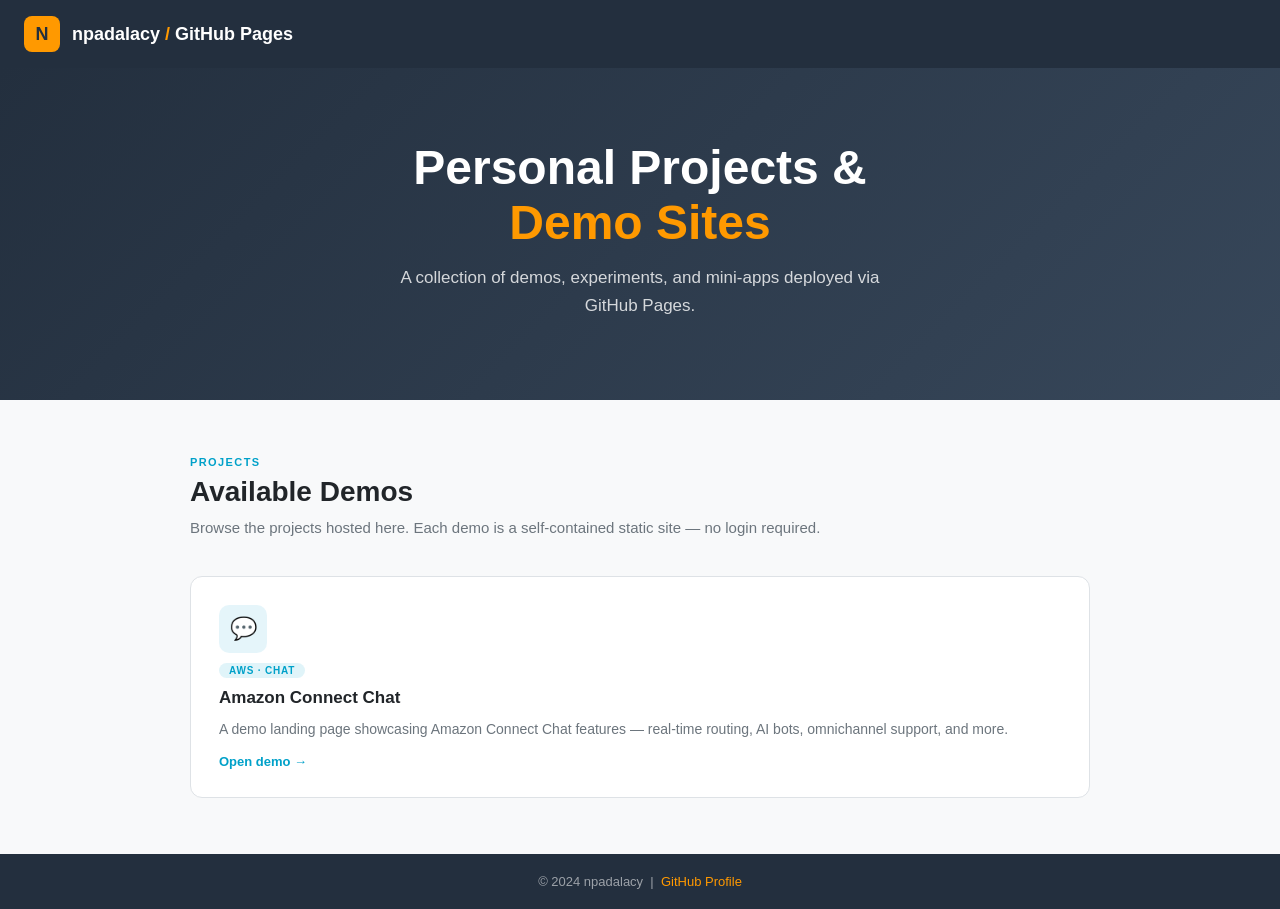
<file: index.html>
<!DOCTYPE html>
<html lang="en">
<head>
  <meta charset="UTF-8" />
  <meta name="viewport" content="width=device-width, initial-scale=1.0" />
  <meta name="description" content="npadalacy GitHub Pages — personal site and project demos." />
  <title>npadalacy — GitHub Pages</title>
  <style>
    *, *::before, *::after { box-sizing: border-box; margin: 0; padding: 0; }
    :root {
      --aws-blue: #232f3e;
      --aws-orange: #ff9900;
      --aws-teal: #00a1c9;
      --white: #fff;
      --light: #f8f9fa;
      --border: #dee2e6;
      --text: #212529;
      --muted: #6c757d;
    }
    body {
      font-family: "Helvetica Neue", Arial, sans-serif;
      background: var(--light);
      color: var(--text);
      min-height: 100vh;
      display: flex;
      flex-direction: column;
    }
    header {
      background: var(--aws-blue);
      padding: 16px 24px;
      display: flex;
      align-items: center;
      gap: 12px;
    }
    .logo-badge {
      width: 36px; height: 36px;
      background: var(--aws-orange);
      border-radius: 8px;
      display: flex; align-items: center; justify-content: center;
      font-weight: 900; font-size: 18px; color: var(--aws-blue);
    }
    header h1 { color: var(--white); font-size: 18px; font-weight: 700; }
    header h1 span { color: var(--aws-orange); }

    .hero {
      background: linear-gradient(135deg, var(--aws-blue) 0%, #37475a 100%);
      color: var(--white);
      text-align: center;
      padding: 72px 24px 80px;
    }
    .hero h2 { font-size: clamp(26px, 5vw, 48px); font-weight: 800; margin-bottom: 14px; }
    .hero h2 span { color: var(--aws-orange); }
    .hero p { font-size: 17px; opacity: .8; max-width: 500px; margin: 0 auto; line-height: 1.65; }

    main { flex: 1; padding: 56px 24px; }
    .container { max-width: 900px; margin: 0 auto; }
    .section-label {
      font-size: 11px; font-weight: 700; letter-spacing: 1.4px;
      text-transform: uppercase; color: var(--aws-teal); margin-bottom: 8px;
    }
    h2.grid-title { font-size: 28px; font-weight: 800; margin-bottom: 8px; }
    .grid-desc { font-size: 15px; color: var(--muted); margin-bottom: 36px; line-height: 1.6; }

    .project-grid {
      display: grid;
      grid-template-columns: repeat(auto-fit, minmax(260px, 1fr));
      gap: 24px;
    }
    .project-card {
      background: var(--white);
      border: 1px solid var(--border);
      border-radius: 12px;
      padding: 28px;
      text-decoration: none;
      color: inherit;
      transition: box-shadow .2s, transform .2s;
      display: flex;
      flex-direction: column;
      gap: 10px;
    }
    .project-card:hover { box-shadow: 0 8px 28px rgba(0,0,0,.1); transform: translateY(-3px); }
    .card-icon {
      width: 48px; height: 48px;
      background: rgba(0,161,201,.1);
      border-radius: 10px;
      display: flex; align-items: center; justify-content: center;
      font-size: 22px;
    }
    .card-badge {
      display: inline-block;
      background: rgba(0,161,201,.12);
      color: var(--aws-teal);
      font-size: 10px; font-weight: 700;
      letter-spacing: .8px; text-transform: uppercase;
      padding: 2px 10px; border-radius: 20px;
      width: fit-content;
    }
    .project-card h3 { font-size: 17px; font-weight: 700; }
    .project-card p { font-size: 14px; color: var(--muted); line-height: 1.6; flex: 1; }
    .card-link { font-size: 13px; color: var(--aws-teal); font-weight: 600; margin-top: 4px; }

    footer {
      background: var(--aws-blue);
      color: rgba(255,255,255,.55);
      text-align: center;
      padding: 20px;
      font-size: 13px;
    }
    footer a { color: var(--aws-orange); text-decoration: none; }
    footer a:hover { text-decoration: underline; }
  </style>
</head>
<body>

  <header>
    <div class="logo-badge">N</div>
    <h1>npadalacy <span>/</span> GitHub Pages</h1>
  </header>

  <section class="hero">
    <h2>Personal Projects &amp;<br><span>Demo Sites</span></h2>
    <p>A collection of demos, experiments, and mini-apps deployed via GitHub Pages.</p>
  </section>

  <main>
    <div class="container">
      <div class="section-label">Projects</div>
      <h2 class="grid-title">Available Demos</h2>
      <p class="grid-desc">Browse the projects hosted here. Each demo is a self-contained static site — no login required.</p>

      <div class="project-grid">
        <a href="AmazonConnectChat/" class="project-card">
          <div class="card-icon">💬</div>
          <span class="card-badge">AWS · Chat</span>
          <h3>Amazon Connect Chat</h3>
          <p>A demo landing page showcasing Amazon Connect Chat features — real-time routing, AI bots, omnichannel support, and more.</p>
          <span class="card-link">Open demo →</span>
        </a>
      </div>
    </div>
  </main>

  <footer>
    <p>
      &copy; 2024 npadalacy &nbsp;|&nbsp;
      <a href="https://github.com/npadalacy" target="_blank" rel="noopener noreferrer">GitHub Profile</a>
    </p>
  </footer>

</body>
</html>
</file>
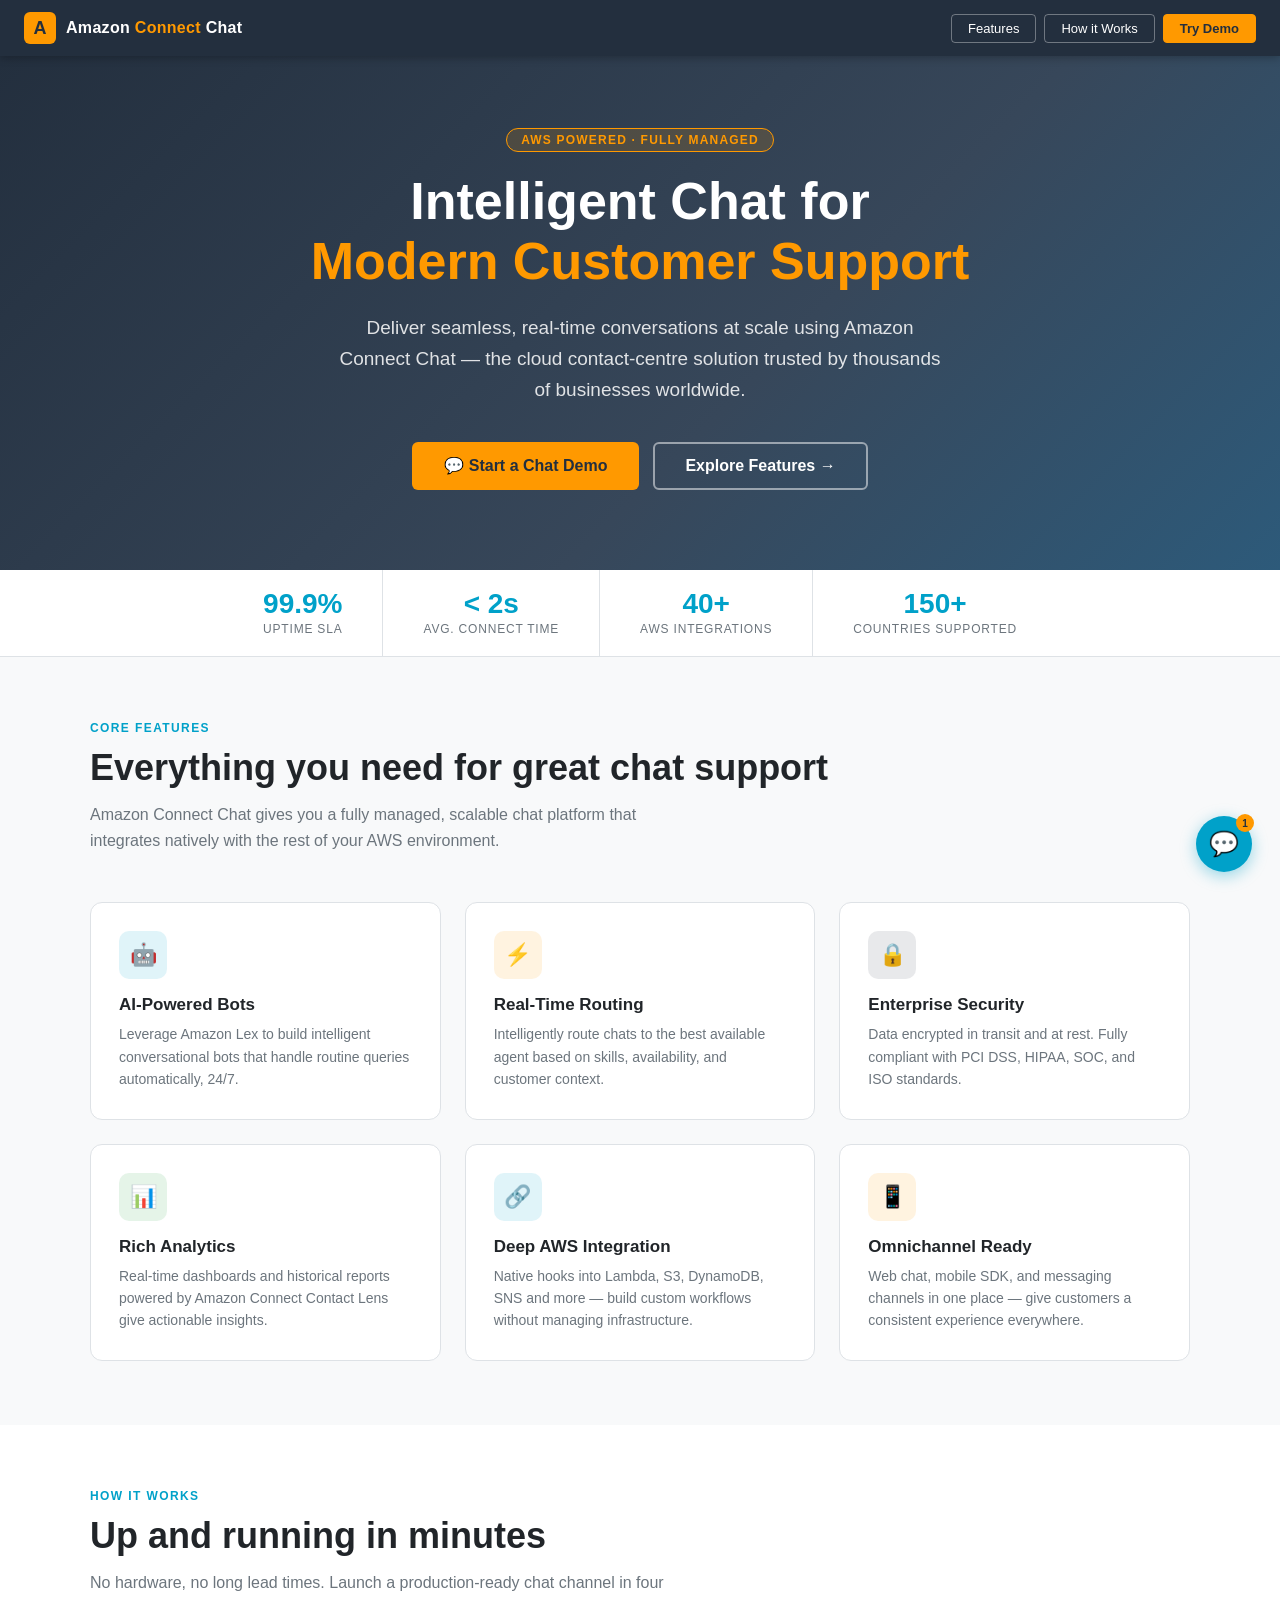
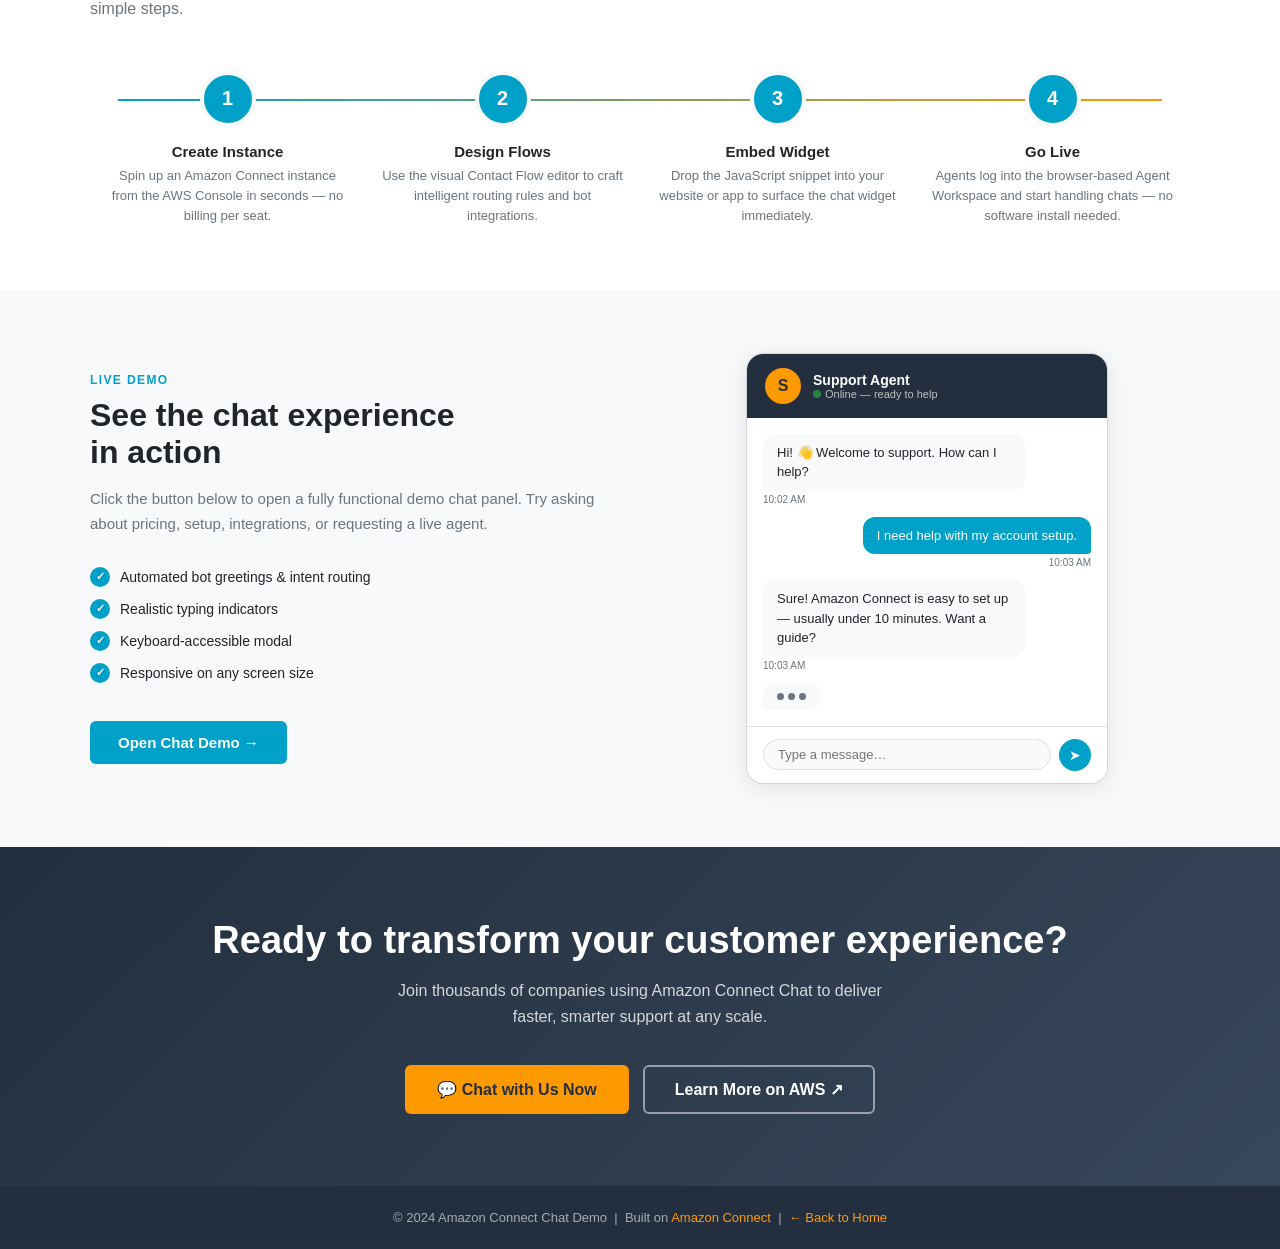
<file: AmazonConnectChat/index.html>
<!DOCTYPE html>
<html lang="en">
<head>
  <meta charset="UTF-8" />
  <meta name="viewport" content="width=device-width, initial-scale=1.0" />
  <meta name="description" content="Amazon Connect Chat — a powerful cloud contact-centre chat solution built on AWS." />
  <title>Amazon Connect Chat</title>
  <link rel="stylesheet" href="assets/css/styles.css" />
  <!-- Favicon fallback using a data-URI so no external request is needed -->
  <link rel="icon" href="data:image/svg+xml,<svg xmlns='http://www.w3.org/2000/svg' viewBox='0 0 32 32'><rect width='32' height='32' rx='6' fill='%23ff9900'/><text x='50%25' y='55%25' dominant-baseline='middle' text-anchor='middle' font-size='18' font-weight='900' fill='%23232f3e'>A</text></svg>" />
</head>
<body>

  <!-- ══ Header ══════════════════════════════════════════════ -->
  <header class="site-header">
    <a href="#" class="logo">
      <div class="logo-icon">A</div>
      <span class="logo-text">Amazon <span>Connect</span> Chat</span>
    </a>
    <nav class="header-nav">
      <button class="btn-header" onclick="document.getElementById('features').scrollIntoView({behavior:'smooth'})">Features</button>
      <button class="btn-header" onclick="document.getElementById('how-it-works').scrollIntoView({behavior:'smooth'})">How it Works</button>
      <button class="btn-header primary" data-chat-open>Try Demo</button>
    </nav>
  </header>

  <!-- ══ Hero ════════════════════════════════════════════════ -->
  <section class="hero">
    <div class="hero-badge">AWS Powered · Fully Managed</div>
    <h1>Intelligent Chat for<br><span>Modern Customer Support</span></h1>
    <p>
      Deliver seamless, real-time conversations at scale using Amazon Connect Chat —
      the cloud contact-centre solution trusted by thousands of businesses worldwide.
    </p>
    <div class="hero-actions">
      <button class="btn-hero-primary" data-chat-open>💬 Start a Chat Demo</button>
      <button class="btn-hero-secondary" onclick="document.getElementById('features').scrollIntoView({behavior:'smooth'})">Explore Features →</button>
    </div>
  </section>

  <!-- ══ Stats bar ════════════════════════════════════════════ -->
  <div class="stats-bar">
    <div class="stat-item">
      <div class="stat-number">99.9%</div>
      <div class="stat-label">Uptime SLA</div>
    </div>
    <div class="stat-item">
      <div class="stat-number">&lt; 2s</div>
      <div class="stat-label">Avg. Connect Time</div>
    </div>
    <div class="stat-item">
      <div class="stat-number">40+</div>
      <div class="stat-label">AWS Integrations</div>
    </div>
    <div class="stat-item">
      <div class="stat-number">150+</div>
      <div class="stat-label">Countries Supported</div>
    </div>
  </div>

  <main>

    <!-- ══ Features ══════════════════════════════════════════ -->
    <section class="section" id="features">
      <div class="container">
        <div class="section-tag">Core Features</div>
        <h2 class="section-title">Everything you need for great chat support</h2>
        <p class="section-desc">Amazon Connect Chat gives you a fully managed, scalable chat platform that integrates natively with the rest of your AWS environment.</p>

        <div class="feature-grid">
          <div class="feature-card">
            <div class="feature-icon icon-teal">🤖</div>
            <h3>AI-Powered Bots</h3>
            <p>Leverage Amazon Lex to build intelligent conversational bots that handle routine queries automatically, 24/7.</p>
          </div>
          <div class="feature-card">
            <div class="feature-icon icon-orange">⚡</div>
            <h3>Real-Time Routing</h3>
            <p>Intelligently route chats to the best available agent based on skills, availability, and customer context.</p>
          </div>
          <div class="feature-card">
            <div class="feature-icon icon-blue">🔒</div>
            <h3>Enterprise Security</h3>
            <p>Data encrypted in transit and at rest. Fully compliant with PCI DSS, HIPAA, SOC, and ISO standards.</p>
          </div>
          <div class="feature-card">
            <div class="feature-icon icon-green">📊</div>
            <h3>Rich Analytics</h3>
            <p>Real-time dashboards and historical reports powered by Amazon Connect Contact Lens give actionable insights.</p>
          </div>
          <div class="feature-card">
            <div class="feature-icon icon-teal">🔗</div>
            <h3>Deep AWS Integration</h3>
            <p>Native hooks into Lambda, S3, DynamoDB, SNS and more — build custom workflows without managing infrastructure.</p>
          </div>
          <div class="feature-card">
            <div class="feature-icon icon-orange">📱</div>
            <h3>Omnichannel Ready</h3>
            <p>Web chat, mobile SDK, and messaging channels in one place — give customers a consistent experience everywhere.</p>
          </div>
        </div>
      </div>
    </section>

    <!-- ══ How it works ════════════════════════════════════════ -->
    <section class="section section-alt" id="how-it-works">
      <div class="container">
        <div class="section-tag">How it Works</div>
        <h2 class="section-title">Up and running in minutes</h2>
        <p class="section-desc">No hardware, no long lead times. Launch a production-ready chat channel in four simple steps.</p>

        <div class="steps">
          <div class="step">
            <div class="step-num">1</div>
            <h3>Create Instance</h3>
            <p>Spin up an Amazon Connect instance from the AWS Console in seconds — no billing per seat.</p>
          </div>
          <div class="step">
            <div class="step-num">2</div>
            <h3>Design Flows</h3>
            <p>Use the visual Contact Flow editor to craft intelligent routing rules and bot integrations.</p>
          </div>
          <div class="step">
            <div class="step-num">3</div>
            <h3>Embed Widget</h3>
            <p>Drop the JavaScript snippet into your website or app to surface the chat widget immediately.</p>
          </div>
          <div class="step">
            <div class="step-num">4</div>
            <h3>Go Live</h3>
            <p>Agents log into the browser-based Agent Workspace and start handling chats — no software install needed.</p>
          </div>
        </div>
      </div>
    </section>

    <!-- ══ Demo section ════════════════════════════════════════ -->
    <section class="section" id="demo">
      <div class="container">
        <div class="demo-wrapper">
          <div class="demo-info">
            <div class="section-tag">Live Demo</div>
            <h2>See the chat experience<br>in action</h2>
            <p>
              Click the button below to open a fully functional demo chat panel.
              Try asking about pricing, setup, integrations, or requesting a live agent.
            </p>
            <ul class="demo-features">
              <li>Automated bot greetings &amp; intent routing</li>
              <li>Realistic typing indicators</li>
              <li>Keyboard-accessible modal</li>
              <li>Responsive on any screen size</li>
            </ul>
            <button class="btn-demo" data-chat-open>Open Chat Demo →</button>
          </div>

          <!-- Static preview of the chat widget -->
          <div class="chat-preview" aria-hidden="true">
            <div class="chat-preview-header">
              <div class="agent-avatar">S</div>
              <div class="agent-info">
                <div class="agent-name">Support Agent</div>
                <div class="agent-status"><span class="status-dot"></span>Online — ready to help</div>
              </div>
            </div>
            <div class="chat-preview-body">
              <div class="msg msg-agent">
                <div class="msg-bubble">Hi! 👋 Welcome to support. How can I help?</div>
                <div class="msg-time">10:02 AM</div>
              </div>
              <div class="msg msg-user">
                <div class="msg-bubble">I need help with my account setup.</div>
                <div class="msg-time">10:03 AM</div>
              </div>
              <div class="msg msg-agent">
                <div class="msg-bubble">Sure! Amazon Connect is easy to set up — usually under 10 minutes. Want a guide?</div>
                <div class="msg-time">10:03 AM</div>
              </div>
              <div class="msg msg-agent">
                <div class="typing-indicator">
                  <div class="typing-dot"></div>
                  <div class="typing-dot"></div>
                  <div class="typing-dot"></div>
                </div>
              </div>
            </div>
            <div class="chat-preview-input">
              <input type="text" placeholder="Type a message…" disabled aria-label="Chat input preview" />
              <button class="send-btn" disabled aria-hidden="true">➤</button>
            </div>
          </div>
        </div>
      </div>
    </section>

    <!-- ══ CTA ══════════════════════════════════════════════ -->
    <section class="cta-section">
      <h2>Ready to transform your customer experience?</h2>
      <p>Join thousands of companies using Amazon Connect Chat to deliver faster, smarter support at any scale.</p>
      <div class="hero-actions">
        <button class="btn-hero-primary" data-chat-open>💬 Chat with Us Now</button>
        <a href="https://aws.amazon.com/connect/" class="btn-hero-secondary" style="display:inline-block;text-decoration:none;padding:13px 30px;border:2px solid rgba(255,255,255,.5);border-radius:6px;color:#fff;font-weight:600;" target="_blank" rel="noopener noreferrer">Learn More on AWS ↗</a>
      </div>
    </section>

  </main>

  <!-- ══ Footer ═══════════════════════════════════════════════ -->
  <footer class="site-footer">
    <p>
      &copy; 2024 Amazon Connect Chat Demo &nbsp;|&nbsp;
      Built on <a href="https://aws.amazon.com/connect/" target="_blank" rel="noopener noreferrer">Amazon Connect</a> &nbsp;|&nbsp;
      <a href="/">← Back to Home</a>
    </p>
  </footer>

  <!-- ══ Chat Modal ════════════════════════════════════════════ -->
  <div id="chatModalOverlay" class="modal-overlay" role="dialog" aria-modal="true" aria-label="Amazon Connect Chat Demo">
    <div class="chat-modal">
      <div class="modal-header">
        <div class="agent-avatar">S</div>
        <div class="agent-info">
          <div class="agent-name">Support Agent</div>
          <div class="agent-status"><span class="status-dot"></span>Online — Amazon Connect</div>
        </div>
        <button id="modalClose" class="modal-close" aria-label="Close chat">✕</button>
      </div>
      <div id="modalMessages" class="modal-messages" aria-live="polite"></div>
      <div class="modal-input-row">
        <input id="modalInput" type="text" placeholder="Type a message and press Enter…" aria-label="Chat message input" autocomplete="off" />
        <button id="modalSend" class="modal-send" aria-label="Send message">➤</button>
      </div>
    </div>
  </div>

  <!-- ══ Floating chat button ══════════════════════════════════ -->
  <button id="chatFab" class="chat-fab" aria-label="Open chat">
    💬
    <span class="chat-fab-badge">1</span>
  </button>

  <script src="assets/js/app.js"></script>
</body>
</html>
</file>
<file: AmazonConnectChat/assets/css/styles.css>
/* Amazon Connect Chat – Styles */
*, *::before, *::after { box-sizing: border-box; margin: 0; padding: 0; }

:root {
  --aws-orange: #ff9900;
  --aws-blue: #232f3e;
  --aws-light-blue: #37475a;
  --aws-teal: #00a1c9;
  --aws-teal-dark: #007a99;
  --white: #ffffff;
  --light-bg: #f8f9fa;
  --border: #dee2e6;
  --text-primary: #212529;
  --text-secondary: #6c757d;
  --shadow: 0 4px 24px rgba(0,0,0,.10);
  --radius: 12px;
}

body {
  font-family: "Amazon Ember", "Helvetica Neue", Arial, sans-serif;
  color: var(--text-primary);
  background: var(--light-bg);
  min-height: 100vh;
  display: flex;
  flex-direction: column;
}

/* ── Header ──────────────────────────────── */
.site-header {
  background: var(--aws-blue);
  padding: 0 24px;
  display: flex;
  align-items: center;
  justify-content: space-between;
  height: 56px;
  position: sticky;
  top: 0;
  z-index: 100;
  box-shadow: 0 2px 8px rgba(0,0,0,.25);
}
.site-header .logo {
  display: flex;
  align-items: center;
  gap: 10px;
  text-decoration: none;
}
.logo-icon {
  width: 32px;
  height: 32px;
  background: var(--aws-orange);
  border-radius: 6px;
  display: flex;
  align-items: center;
  justify-content: center;
  font-size: 18px;
  color: var(--aws-blue);
  font-weight: 900;
}
.logo-text {
  color: var(--white);
  font-size: 16px;
  font-weight: 600;
  letter-spacing: .3px;
}
.logo-text span { color: var(--aws-orange); }
.header-nav { display: flex; gap: 8px; }
.btn-header {
  background: transparent;
  border: 1px solid rgba(255,255,255,.35);
  color: var(--white);
  padding: 6px 16px;
  border-radius: 4px;
  font-size: 13px;
  cursor: pointer;
  transition: background .2s;
}
.btn-header:hover { background: rgba(255,255,255,.1); }
.btn-header.primary {
  background: var(--aws-orange);
  border-color: var(--aws-orange);
  color: var(--aws-blue);
  font-weight: 700;
}
.btn-header.primary:hover { background: #e68900; }

/* ── Hero ──────────────────────────────── */
.hero {
  background: linear-gradient(135deg, var(--aws-blue) 0%, var(--aws-light-blue) 60%, #2d5a7a 100%);
  color: var(--white);
  padding: 72px 24px 80px;
  text-align: center;
}
.hero-badge {
  display: inline-block;
  background: rgba(255,153,0,.15);
  border: 1px solid var(--aws-orange);
  color: var(--aws-orange);
  font-size: 12px;
  font-weight: 700;
  letter-spacing: 1.2px;
  text-transform: uppercase;
  padding: 4px 14px;
  border-radius: 20px;
  margin-bottom: 20px;
}
.hero h1 {
  font-size: clamp(28px, 5vw, 52px);
  font-weight: 800;
  line-height: 1.15;
  margin-bottom: 20px;
}
.hero h1 span { color: var(--aws-orange); }
.hero p {
  font-size: clamp(15px, 2vw, 19px);
  opacity: .85;
  max-width: 620px;
  margin: 0 auto 36px;
  line-height: 1.65;
}
.hero-actions { display: flex; gap: 14px; justify-content: center; flex-wrap: wrap; }
.btn-hero-primary {
  background: var(--aws-orange);
  color: var(--aws-blue);
  border: none;
  padding: 14px 32px;
  font-size: 16px;
  font-weight: 700;
  border-radius: 6px;
  cursor: pointer;
  transition: background .2s, transform .15s;
}
.btn-hero-primary:hover { background: #e68900; transform: translateY(-1px); }
.btn-hero-secondary {
  background: transparent;
  color: var(--white);
  border: 2px solid rgba(255,255,255,.5);
  padding: 13px 30px;
  font-size: 16px;
  font-weight: 600;
  border-radius: 6px;
  cursor: pointer;
  transition: border-color .2s, background .2s;
}
.btn-hero-secondary:hover { border-color: var(--white); background: rgba(255,255,255,.08); }

/* ── Stats bar ──────────────────────────────── */
.stats-bar {
  background: var(--white);
  border-bottom: 1px solid var(--border);
  display: flex;
  justify-content: center;
  flex-wrap: wrap;
  gap: 0;
}
.stat-item {
  padding: 20px 40px;
  text-align: center;
  border-right: 1px solid var(--border);
}
.stat-item:last-child { border-right: none; }
.stat-number {
  font-size: 28px;
  font-weight: 800;
  color: var(--aws-teal);
  line-height: 1;
}
.stat-label {
  font-size: 12px;
  color: var(--text-secondary);
  margin-top: 4px;
  text-transform: uppercase;
  letter-spacing: .8px;
}

/* ── Main content ──────────────────────────────── */
main { flex: 1; }
.section { padding: 64px 24px; }
.section-alt { background: var(--white); }
.container { max-width: 1100px; margin: 0 auto; }
.section-tag {
  font-size: 12px;
  font-weight: 700;
  letter-spacing: 1.4px;
  text-transform: uppercase;
  color: var(--aws-teal);
  margin-bottom: 10px;
}
.section-title {
  font-size: clamp(22px, 3.5vw, 36px);
  font-weight: 800;
  margin-bottom: 12px;
  line-height: 1.25;
}
.section-desc {
  font-size: 16px;
  color: var(--text-secondary);
  max-width: 580px;
  line-height: 1.65;
  margin-bottom: 48px;
}

/* ── Feature grid ──────────────────────────────── */
.feature-grid {
  display: grid;
  grid-template-columns: repeat(auto-fit, minmax(280px, 1fr));
  gap: 24px;
}
.feature-card {
  background: var(--white);
  border: 1px solid var(--border);
  border-radius: var(--radius);
  padding: 28px;
  transition: box-shadow .2s, transform .2s;
}
.feature-card:hover { box-shadow: var(--shadow); transform: translateY(-3px); }
.feature-icon {
  width: 48px;
  height: 48px;
  border-radius: 10px;
  display: flex;
  align-items: center;
  justify-content: center;
  font-size: 22px;
  margin-bottom: 16px;
}
.icon-teal { background: rgba(0,161,201,.12); }
.icon-orange { background: rgba(255,153,0,.12); }
.icon-blue { background: rgba(35,47,62,.10); }
.icon-green { background: rgba(40,167,69,.12); }
.feature-card h3 { font-size: 17px; font-weight: 700; margin-bottom: 8px; }
.feature-card p { font-size: 14px; color: var(--text-secondary); line-height: 1.6; }

/* ── How it works ──────────────────────────────── */
.steps { display: flex; flex-wrap: wrap; gap: 0; position: relative; }
.steps::before {
  content: "";
  position: absolute;
  top: 28px;
  left: 28px;
  right: 28px;
  height: 2px;
  background: linear-gradient(90deg, var(--aws-teal), var(--aws-orange));
  z-index: 0;
}
.step {
  flex: 1;
  min-width: 180px;
  text-align: center;
  padding: 0 16px;
  position: relative;
  z-index: 1;
}
.step-num {
  width: 56px;
  height: 56px;
  background: var(--aws-teal);
  color: var(--white);
  border-radius: 50%;
  display: flex;
  align-items: center;
  justify-content: center;
  font-size: 20px;
  font-weight: 800;
  margin: 0 auto 16px;
  border: 4px solid var(--light-bg);
}
.step h3 { font-size: 15px; font-weight: 700; margin-bottom: 6px; }
.step p { font-size: 13px; color: var(--text-secondary); line-height: 1.55; }

/* ── Demo preview ──────────────────────────────── */
.demo-wrapper {
  display: grid;
  grid-template-columns: 1fr 1fr;
  gap: 48px;
  align-items: center;
}
.demo-info h2 { font-size: clamp(20px, 3vw, 32px); font-weight: 800; margin-bottom: 16px; }
.demo-info p { font-size: 15px; color: var(--text-secondary); line-height: 1.65; margin-bottom: 24px; }
.demo-features { list-style: none; margin-bottom: 32px; }
.demo-features li {
  padding: 6px 0;
  font-size: 14px;
  display: flex;
  align-items: center;
  gap: 10px;
}
.demo-features li::before {
  content: "✓";
  background: var(--aws-teal);
  color: var(--white);
  width: 20px;
  height: 20px;
  border-radius: 50%;
  display: flex;
  align-items: center;
  justify-content: center;
  font-size: 11px;
  font-weight: 700;
  flex-shrink: 0;
}
.btn-demo {
  background: var(--aws-teal);
  color: var(--white);
  border: none;
  padding: 13px 28px;
  border-radius: 6px;
  font-size: 15px;
  font-weight: 700;
  cursor: pointer;
  transition: background .2s;
}
.btn-demo:hover { background: var(--aws-teal-dark); }

/* Chat widget preview */
.chat-preview {
  background: var(--white);
  border-radius: 16px;
  box-shadow: var(--shadow), 0 0 0 1px var(--border);
  overflow: hidden;
  max-width: 360px;
  margin: 0 auto;
}
.chat-preview-header {
  background: var(--aws-blue);
  color: var(--white);
  padding: 14px 18px;
  display: flex;
  align-items: center;
  gap: 12px;
}
.agent-avatar {
  width: 36px;
  height: 36px;
  background: var(--aws-orange);
  border-radius: 50%;
  display: flex;
  align-items: center;
  justify-content: center;
  font-size: 16px;
  font-weight: 700;
  color: var(--aws-blue);
  flex-shrink: 0;
}
.agent-info .agent-name { font-size: 14px; font-weight: 600; }
.agent-info .agent-status { font-size: 11px; opacity: .7; }
.status-dot {
  width: 8px;
  height: 8px;
  background: #28a745;
  border-radius: 50%;
  display: inline-block;
  margin-right: 4px;
  animation: pulse 2s infinite;
}
@keyframes pulse { 0%,100%{opacity:1} 50%{opacity:.4} }

.chat-preview-body { padding: 16px; display: flex; flex-direction: column; gap: 12px; min-height: 220px; }
.msg { max-width: 80%; }
.msg-agent { align-self: flex-start; }
.msg-user { align-self: flex-end; }
.msg-bubble {
  padding: 9px 14px;
  border-radius: 12px;
  font-size: 13px;
  line-height: 1.5;
}
.msg-agent .msg-bubble { background: var(--light-bg); border-bottom-left-radius: 4px; }
.msg-user .msg-bubble { background: var(--aws-teal); color: var(--white); border-bottom-right-radius: 4px; }
.msg-time { font-size: 10px; color: var(--text-secondary); margin-top: 3px; text-align: right; }
.msg-agent .msg-time { text-align: left; }
.typing-indicator {
  display: flex;
  gap: 4px;
  padding: 10px 14px;
  background: var(--light-bg);
  border-radius: 12px;
  width: fit-content;
  border-bottom-left-radius: 4px;
}
.typing-dot {
  width: 7px;
  height: 7px;
  background: var(--text-secondary);
  border-radius: 50%;
  animation: typing .9s ease-in-out infinite;
}
.typing-dot:nth-child(2) { animation-delay: .15s; }
.typing-dot:nth-child(3) { animation-delay: .3s; }
@keyframes typing { 0%,60%,100%{transform:translateY(0)} 30%{transform:translateY(-6px)} }
.chat-preview-input {
  padding: 12px 16px;
  border-top: 1px solid var(--border);
  display: flex;
  gap: 8px;
  align-items: center;
}
.chat-preview-input input {
  flex: 1;
  border: 1px solid var(--border);
  border-radius: 20px;
  padding: 7px 14px;
  font-size: 13px;
  outline: none;
}
.send-btn {
  background: var(--aws-teal);
  border: none;
  color: var(--white);
  width: 32px;
  height: 32px;
  border-radius: 50%;
  cursor: pointer;
  font-size: 14px;
  display: flex;
  align-items: center;
  justify-content: center;
}

/* ── CTA ──────────────────────────────── */
.cta-section {
  background: linear-gradient(135deg, var(--aws-blue), var(--aws-light-blue));
  color: var(--white);
  text-align: center;
  padding: 72px 24px;
}
.cta-section h2 { font-size: clamp(22px, 3.5vw, 38px); font-weight: 800; margin-bottom: 16px; }
.cta-section p { font-size: 16px; opacity: .8; max-width: 520px; margin: 0 auto 36px; line-height: 1.6; }

/* ── Footer ──────────────────────────────── */
.site-footer {
  background: var(--aws-blue);
  color: rgba(255,255,255,.6);
  text-align: center;
  padding: 24px;
  font-size: 13px;
}
.site-footer a { color: var(--aws-orange); text-decoration: none; }
.site-footer a:hover { text-decoration: underline; }

/* ── Chat Modal ──────────────────────────────── */
.modal-overlay {
  display: none;
  position: fixed;
  inset: 0;
  background: rgba(0,0,0,.55);
  z-index: 1000;
  align-items: flex-end;
  justify-content: flex-end;
  padding: 24px;
}
.modal-overlay.active { display: flex; }
.chat-modal {
  width: 360px;
  max-height: 560px;
  background: var(--white);
  border-radius: 16px;
  box-shadow: 0 20px 60px rgba(0,0,0,.25);
  display: flex;
  flex-direction: column;
  animation: slideUp .3s ease;
  overflow: hidden;
}
@keyframes slideUp { from{transform:translateY(30px);opacity:0} to{transform:translateY(0);opacity:1} }
.modal-header {
  background: var(--aws-blue);
  color: var(--white);
  padding: 14px 18px;
  display: flex;
  align-items: center;
  gap: 12px;
}
.modal-header .agent-info { flex: 1; }
.modal-close {
  background: transparent;
  border: none;
  color: rgba(255,255,255,.7);
  font-size: 20px;
  cursor: pointer;
  line-height: 1;
  padding: 0 4px;
}
.modal-close:hover { color: var(--white); }
.modal-messages {
  flex: 1;
  overflow-y: auto;
  padding: 16px;
  display: flex;
  flex-direction: column;
  gap: 10px;
  min-height: 300px;
}
.modal-input-row {
  padding: 12px 16px;
  border-top: 1px solid var(--border);
  display: flex;
  gap: 8px;
  align-items: center;
}
.modal-input-row input {
  flex: 1;
  border: 1px solid var(--border);
  border-radius: 20px;
  padding: 9px 16px;
  font-size: 13px;
  outline: none;
}
.modal-input-row input:focus { border-color: var(--aws-teal); }
.modal-send {
  background: var(--aws-teal);
  border: none;
  color: var(--white);
  width: 36px;
  height: 36px;
  border-radius: 50%;
  cursor: pointer;
  font-size: 14px;
  display: flex;
  align-items: center;
  justify-content: center;
  flex-shrink: 0;
  transition: background .2s;
}
.modal-send:hover { background: var(--aws-teal-dark); }

/* Floating chat button */
.chat-fab {
  position: fixed;
  bottom: 28px;
  right: 28px;
  width: 56px;
  height: 56px;
  background: var(--aws-teal);
  color: var(--white);
  border: none;
  border-radius: 50%;
  font-size: 24px;
  cursor: pointer;
  box-shadow: 0 4px 16px rgba(0,161,201,.4);
  z-index: 999;
  display: flex;
  align-items: center;
  justify-content: center;
  transition: background .2s, transform .15s;
}
.chat-fab:hover { background: var(--aws-teal-dark); transform: scale(1.08); }
.chat-fab-badge {
  position: absolute;
  top: -2px;
  right: -2px;
  background: var(--aws-orange);
  color: var(--aws-blue);
  width: 18px;
  height: 18px;
  border-radius: 50%;
  font-size: 10px;
  font-weight: 700;
  display: flex;
  align-items: center;
  justify-content: center;
}

/* ── Responsive ──────────────────────────────── */
@media (max-width: 768px) {
  .demo-wrapper { grid-template-columns: 1fr; }
  .steps::before { display: none; }
  .stat-item { padding: 16px 24px; }
  .chat-modal { width: 100%; max-width: 100%; }
  .modal-overlay { padding: 0; align-items: flex-end; }
  .chat-modal { border-radius: 16px 16px 0 0; max-height: 85vh; }
}
</file>
